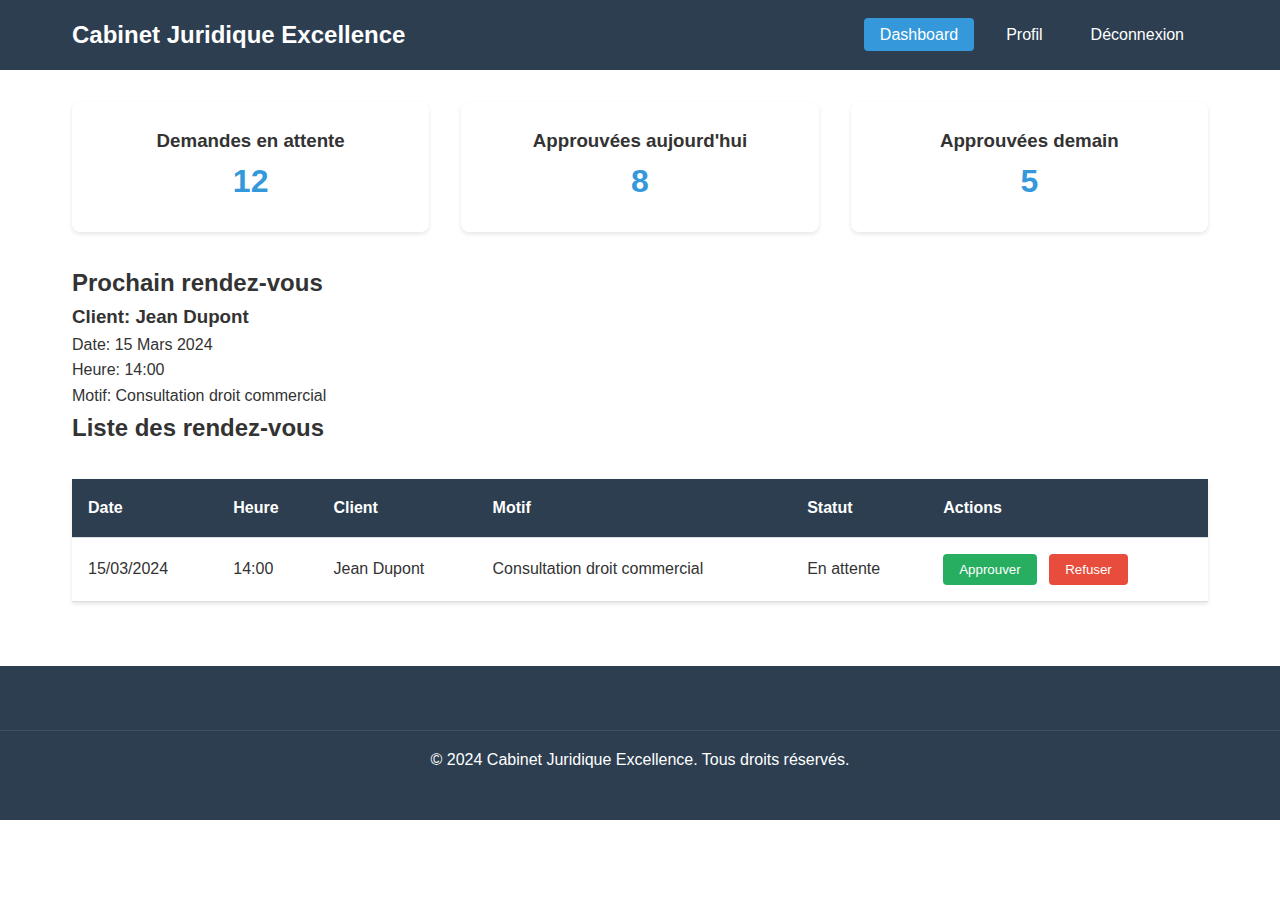
<file: admin.html>
<!DOCTYPE html>
<html lang="fr">
<head>
    <meta charset="UTF-8">
    <meta name="viewport" content="width=device-width, initial-scale=1.0">
    <title>Dashboard Admin - Cabinet Juridique Excellence</title>
    <link rel="stylesheet" href="../styles/main.css">
</head>
<body>
    <header>
        <nav>
            <div class="logo">Cabinet Juridique Excellence</div>
            <ul>
                <li><a href="admin.html" class="active">Dashboard</a></li>
                <li><a href="profile.html">Profil</a></li>
                <li><a href="../index.html">Déconnexion</a></li>
            </ul>
        </nav>
    </header>

    <main class="admin-container">
        <div class="stats-grid">
            <div class="stat-card">
                <h3>Demandes en attente</h3>
                <p class="stat-number">12</p>
            </div>
            <div class="stat-card">
                <h3>Approuvées aujourd'hui</h3>
                <p class="stat-number">8</p>
            </div>
            <div class="stat-card">
                <h3>Approuvées demain</h3>
                <p class="stat-number">5</p>
            </div>
        </div>

        <section class="next-appointment">
            <h2>Prochain rendez-vous</h2>
            <div class="appointment-card">
                <div class="client-info">
                    <h3>Client: Jean Dupont</h3>
                    <p>Date: 15 Mars 2024</p>
                    <p>Heure: 14:00</p>
                    <p>Motif: Consultation droit commercial</p>
                </div>
            </div>
        </section>

        <section class="appointments-list">
            <h2>Liste des rendez-vous</h2>
            <table>
                <thead>
                    <tr>
                        <th>Date</th>
                        <th>Heure</th>
                        <th>Client</th>
                        <th>Motif</th>
                        <th>Statut</th>
                        <th>Actions</th>
                    </tr>
                </thead>
                <tbody>
                    <tr>
                        <td>15/03/2024</td>
                        <td>14:00</td>
                        <td>Jean Dupont</td>
                        <td>Consultation droit commercial</td>
                        <td>En attente</td>
                        <td>
                            <button class="btn-approve">Approuver</button>
                            <button class="btn-reject">Refuser</button>
                        </td>
                    </tr>
                    <!-- Autres rendez-vous -->
                </tbody>
            </table>
        </section>
    </main>

    <footer>
        <div class="copyright">
            <p>&copy; 2024 Cabinet Juridique Excellence. Tous droits réservés.</p>
        </div>
    </footer>
</body>
</html>
</file>
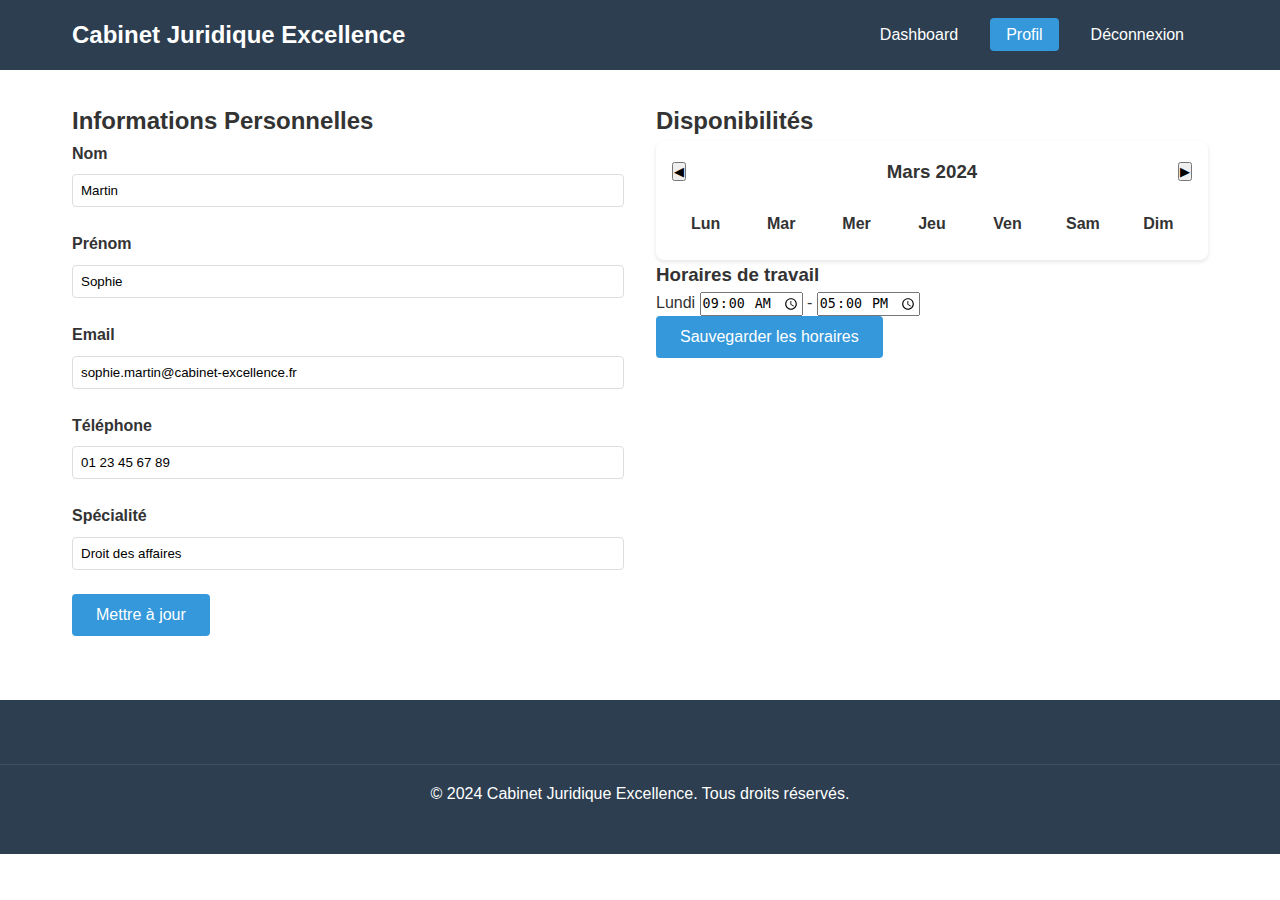
<file: profile.html>
<!DOCTYPE html>
<html lang="fr">
<head>
    <meta charset="UTF-8">
    <meta name="viewport" content="width=device-width, initial-scale=1.0">
    <title>Profil - Cabinet Juridique Excellence</title>
    <link rel="stylesheet" href="../styles/main.css">
</head>
<body>
    <header>
        <nav>
            <div class="logo">Cabinet Juridique Excellence</div>
            <ul>
                <li><a href="admin.html">Dashboard</a></li>
                <li><a href="profile.html" class="active">Profil</a></li>
                <li><a href="../index.html">Déconnexion</a></li>
            </ul>
        </nav>
    </header>

    <main class="profile-container">
        <div class="profile-grid">
            <section class="personal-info">
                <h2>Informations Personnelles</h2>
                <form class="profile-form">
                    <div class="form-group">
                        <label for="nom">Nom</label>
                        <input type="text" id="nom" value="Martin" required>
                    </div>
                    <div class="form-group">
                        <label for="prenom">Prénom</label>
                        <input type="text" id="prenom" value="Sophie" required>
                    </div>
                    <div class="form-group">
                        <label for="email">Email</label>
                        <input type="email" id="email" value="sophie.martin@cabinet-excellence.fr" required>
                    </div>
                    <div class="form-group">
                        <label for="telephone">Téléphone</label>
                        <input type="tel" id="telephone" value="01 23 45 67 89" required>
                    </div>
                    <div class="form-group">
                        <label for="specialite">Spécialité</label>
                        <input type="text" id="specialite" value="Droit des affaires" required>
                    </div>
                    <button type="submit" class="btn-primary">Mettre à jour</button>
                </form>
            </section>

            <section class="availability">
                <h2>Disponibilités</h2>
                <div class="calendar">
                    <!-- Calendrier simplifié -->
                    <div class="calendar-header">
                        <button class="btn-calendar">◀</button>
                        <h3>Mars 2024</h3>
                        <button class="btn-calendar">▶</button>
                    </div>
                    <div class="calendar-grid">
                        <!-- Jours de la semaine -->
                        <div class="calendar-day-header">Lun</div>
                        <div class="calendar-day-header">Mar</div>
                        <div class="calendar-day-header">Mer</div>
                        <div class="calendar-day-header">Jeu</div>
                        <div class="calendar-day-header">Ven</div>
                        <div class="calendar-day-header">Sam</div>
                        <div class="calendar-day-header">Dim</div>
                        <!-- Dates -->
                        <!-- Les cases du calendrier seront stylées en CSS -->
                    </div>
                </div>
                <div class="working-hours">
                    <h3>Horaires de travail</h3>
                    <div class="hours-grid">
                        <div class="day-hours">
                            <label>Lundi</label>
                            <input type="time" value="09:00"> - <input type="time" value="17:00">
                        </div>
                        <!-- Répéter pour chaque jour -->
                    </div>
                    <button class="btn-primary">Sauvegarder les horaires</button>
                </div>
            </section>
        </div>
    </main>

    <footer>
        <div class="copyright">
            <p>&copy; 2024 Cabinet Juridique Excellence. Tous droits réservés.</p>
        </div>
    </footer>
</body>
</html>
</file>
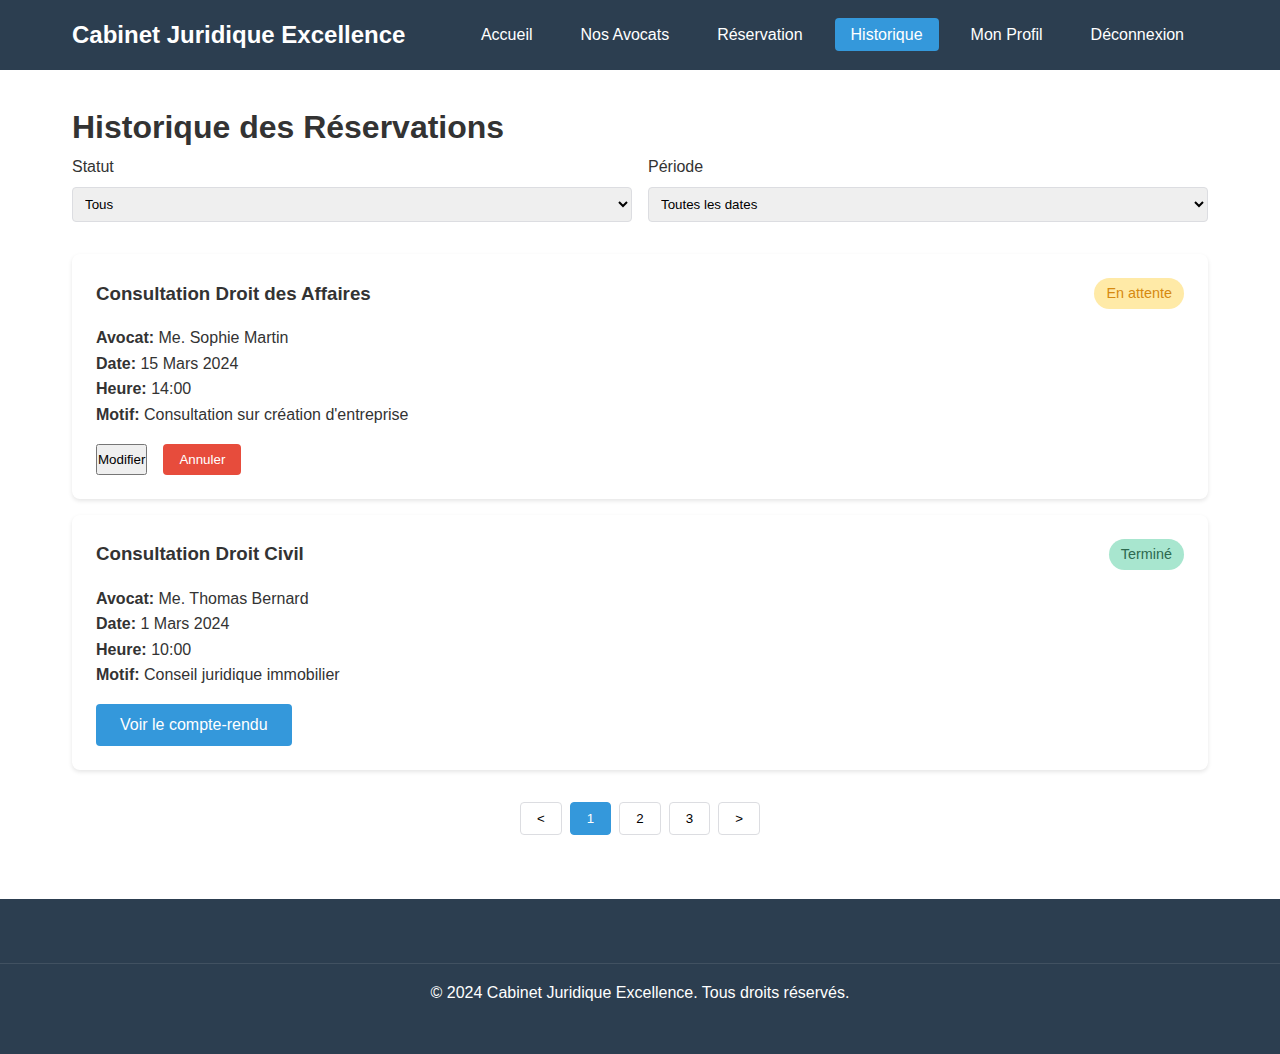
<file: pages/reservations/history.html>
<!DOCTYPE html>
<html lang="fr">
<head>
    <meta charset="UTF-8">
    <meta name="viewport" content="width=device-width, initial-scale=1.0">
    <title>Historique des Réservations - Cabinet Juridique Excellence</title>
    <link rel="stylesheet" href="../../styles/main.css">
    <link rel="stylesheet" href="../../styles/reservations.css">
</head>
<body>
    <header>
        <nav>
            <div class="logo">Cabinet Juridique Excellence</div>
            <ul>
                <li><a href="../../index.html">Accueil</a></li>
                <li><a href="../lawyers/list.html">Nos Avocats</a></li>
                <li><a href="new.html">Réservation</a></li>
                <li><a href="history.html" class="active">Historique</a></li>
                <li><a href="../profile/edit.html">Mon Profil</a></li>
                <li><a href="../auth/logout.html">Déconnexion</a></li>
            </ul>
        </nav>
    </header>

    <main class="history-container">
        <h1>Historique des Réservations</h1>

        <div class="filters">
            <div class="filter-group">
                <label for="status">Statut</label>
                <select id="status">
                    <option value="all">Tous</option>
                    <option value="pending">En attente</option>
                    <option value="confirmed">Confirmé</option>
                    <option value="completed">Terminé</option>
                    <option value="cancelled">Annulé</option>
                </select>
            </div>
            <div class="filter-group">
                <label for="date-range">Période</label>
                <select id="date-range">
                    <option value="all">Toutes les dates</option>
                    <option value="upcoming">À venir</option>
                    <option value="past">Passées</option>
                    <option value="month">Ce mois</option>
                </select>
            </div>
        </div>

        <div class="reservations-list">
            <div class="reservation-card upcoming">
                <div class="reservation-header">
                    <h3>Consultation Droit des Affaires</h3>
                    <span class="status pending">En attente</span>
                </div>
                <div class="reservation-details">
                    <p><strong>Avocat:</strong> Me. Sophie Martin</p>
                    <p><strong>Date:</strong> 15 Mars 2024</p>
                    <p><strong>Heure:</strong> 14:00</p>
                    <p><strong>Motif:</strong> Consultation sur création d'entreprise</p>
                </div>
                <div class="reservation-actions">
                    <button class="btn-secondary">Modifier</button>
                    <button class="btn-danger">Annuler</button>
                </div>
            </div>

            <div class="reservation-card past">
                <div class="reservation-header">
                    <h3>Consultation Droit Civil</h3>
                    <span class="status completed">Terminé</span>
                </div>
                <div class="reservation-details">
                    <p><strong>Avocat:</strong> Me. Thomas Bernard</p>
                    <p><strong>Date:</strong> 1 Mars 2024</p>
                    <p><strong>Heure:</strong> 10:00</p>
                    <p><strong>Motif:</strong> Conseil juridique immobilier</p>
                </div>
                <div class="reservation-actions">
                    <button class="btn-primary">Voir le compte-rendu</button>
                </div>
            </div>
        </div>

        <div class="pagination">
            <button class="btn-page">&lt;</button>
            <button class="btn-page active">1</button>
            <button class="btn-page">2</button>
            <button class="btn-page">3</button>
            <button class="btn-page">&gt;</button>
        </div>
    </main>

    <footer>
        <div class="copyright">
            <p>&copy; 2024 Cabinet Juridique Excellence. Tous droits réservés.</p>
        </div>
    </footer>
</body>
</html>
</file>
<file: styles/main.css>
/* Variables globales */
:root {
  --primary-color: #2c3e50;
  --secondary-color: #34495e;
  --accent-color: #3498db;
  --text-color: #333;
  --light-gray: #f5f6fa;
  --border-color: #dcdde1;
}

/* Reset et styles de base */
* {
  margin: 0;
  padding: 0;
  box-sizing: border-box;
}

body {
  font-family: 'Arial', sans-serif;
  line-height: 1.6;
  color: var(--text-color);
}

/* Header et Navigation */
header {
  background-color: var(--primary-color);
  padding: 1rem 0;
  position: sticky;
  top: 0;
  z-index: 1000;
}

nav {
  max-width: 1200px;
  margin: 0 auto;
  display: flex;
  justify-content: space-between;
  align-items: center;
  padding: 0 2rem;
}

.logo {
  color: white;
  font-size: 1.5rem;
  font-weight: bold;
}

nav ul {
  display: flex;
  list-style: none;
}

nav ul li a {
  color: white;
  text-decoration: none;
  padding: 0.5rem 1rem;
  margin: 0 0.5rem;
  border-radius: 4px;
  transition: background-color 0.3s;
}

nav ul li a:hover,
nav ul li a.active {
  background-color: var(--accent-color);
}

/* Hero Section */
.hero {
  background-color: var(--secondary-color);
  color: white;
  text-align: center;
  padding: 4rem 2rem;
}

.hero h1 {
  font-size: 2.5rem;
  margin-bottom: 1rem;
}

/* Services Section */
.services {
  padding: 4rem 2rem;
  background-color: var(--light-gray);
}

.services h2,
.team h2 {
  text-align: center;
  margin-bottom: 2rem;
}

.services-grid {
  display: grid;
  grid-template-columns: repeat(auto-fit, minmax(250px, 1fr));
  gap: 2rem;
  max-width: 1200px;
  margin: 0 auto;
}

.service-card {
  background-color: white;
  padding: 2rem;
  border-radius: 8px;
  box-shadow: 0 2px 4px rgba(0, 0, 0, 0.1);
  text-align: center;
}

/* Team Section */
.team {
  padding: 4rem 2rem;
}

.team-grid {
  display: grid;
  grid-template-columns: repeat(auto-fit, minmax(250px, 1fr));
  gap: 2rem;
  max-width: 1200px;
  margin: 0 auto;
}

.team-member {
  text-align: center;
}

.team-member img {
  width: 200px;
  height: 200px;
  border-radius: 50%;
  margin-bottom: 1rem;
  object-fit: cover;
}

/* Formulaires */
.auth-container,
.reservation-container {
  max-width: 600px;
  margin: 2rem auto;
  padding: 2rem;
}

.auth-form,
.reservation-form {
  background-color: white;
  padding: 2rem;
  border-radius: 8px;
  box-shadow: 0 2px 4px rgba(0, 0, 0, 0.1);
}

.form-group {
  margin-bottom: 1.5rem;
}

.form-group label {
  display: block;
  margin-bottom: 0.5rem;
  font-weight: bold;
}

.form-group input,
.form-group select,
.form-group textarea {
  width: 100%;
  padding: 0.5rem;
  border: 1px solid var(--border-color);
  border-radius: 4px;
}

/* Boutons */
.btn-primary {
  background-color: var(--accent-color);
  color: white;
  padding: 0.75rem 1.5rem;
  border: none;
  border-radius: 4px;
  cursor: pointer;
  font-size: 1rem;
  transition: background-color 0.3s;
}

.btn-primary:hover {
  background-color: #2980b9;
}

/* Dashboard Admin */
.admin-container {
  max-width: 1200px;
  margin: 2rem auto;
  padding: 0 2rem;
}

.stats-grid {
  display: grid;
  grid-template-columns: repeat(auto-fit, minmax(250px, 1fr));
  gap: 2rem;
  margin-bottom: 2rem;
}

.stat-card {
  background-color: white;
  padding: 1.5rem;
  border-radius: 8px;
  box-shadow: 0 2px 4px rgba(0, 0, 0, 0.1);
  text-align: center;
}

.stat-number {
  font-size: 2rem;
  font-weight: bold;
  color: var(--accent-color);
}

/* Tableau des rendez-vous */
table {
  width: 100%;
  border-collapse: collapse;
  margin-top: 2rem;
  background-color: white;
  box-shadow: 0 2px 4px rgba(0, 0, 0, 0.1);
}

th, td {
  padding: 1rem;
  text-align: left;
  border-bottom: 1px solid var(--border-color);
}

th {
  background-color: var(--primary-color);
  color: white;
}

/* Profil */
.profile-container {
  max-width: 1200px;
  margin: 2rem auto;
  padding: 0 2rem;
}

.profile-grid {
  display: grid;
  grid-template-columns: 1fr 1fr;
  gap: 2rem;
}

.calendar {
  background-color: white;
  padding: 1rem;
  border-radius: 8px;
  box-shadow: 0 2px 4px rgba(0, 0, 0, 0.1);
}

.calendar-header {
  display: flex;
  justify-content: space-between;
  align-items: center;
  margin-bottom: 1rem;
}

.calendar-grid {
  display: grid;
  grid-template-columns: repeat(7, 1fr);
  gap: 0.5rem;
}

.calendar-day-header {
  text-align: center;
  font-weight: bold;
  padding: 0.5rem;
}

/* Footer */
footer {
  background-color: var(--primary-color);
  color: white;
  padding: 2rem 0;
  margin-top: 4rem;
}

.footer-content {
  max-width: 1200px;
  margin: 0 auto;
  padding: 0 2rem;
  display: grid;
  grid-template-columns: repeat(auto-fit, minmax(250px, 1fr));
  gap: 2rem;
}

.copyright {
  text-align: center;
  padding: 1rem 0;
  border-top: 1px solid rgba(255, 255, 255, 0.1);
  margin-top: 2rem;
}

/* Responsive Design */
@media (max-width: 768px) {
  nav {
      flex-direction: column;
      text-align: center;
  }

  nav ul {
      margin-top: 1rem;
      flex-direction: column;
  }

  nav ul li {
      margin: 0.5rem 0;
  }

  .profile-grid {
      grid-template-columns: 1fr;
  }
}

/* Boutons d'action */
.btn-approve {
  background-color: #27ae60;
  color: white;
  border: none;
  padding: 0.5rem 1rem;
  border-radius: 4px;
  cursor: pointer;
  margin-right: 0.5rem;
}

.btn-reject {
  background-color: #e74c3c;
  color: white;
  border: none;
  padding: 0.5rem 1rem;
  border-radius: 4px;
  cursor: pointer;
}

/* Animations */
@keyframes fadeIn {
  from {
      opacity: 0;
      transform: translateY(20px);
  }
  to {
      opacity: 1;
      transform: translateY(0);
  }
}

.service-card,
.team-member,
.stat-card {
  animation: fadeIn 0.5s ease-out;
}
</file>
<file: styles/reservations.css>
/* Styles pour les réservations */
.reservation-container {
  max-width: 800px;
  margin: 2rem auto;
  padding: 0 2rem;
}

.reservation-steps {
  display: flex;
  justify-content: space-between;
  margin-bottom: 2rem;
  padding: 1rem;
  background-color: white;
  border-radius: 8px;
  box-shadow: 0 2px 4px rgba(0, 0, 0, 0.1);
}

.step {
  flex: 1;
  text-align: center;
  padding: 1rem;
  color: var(--text-color);
  position: relative;
}

.step.active {
  color: var(--accent-color);
  font-weight: bold;
}

.step:not(:last-child)::after {
  content: "";
  position: absolute;
  right: -10px;
  top: 50%;
  transform: translateY(-50%);
  width: 20px;
  height: 2px;
  background-color: var(--border-color);
}

.lawyer-selection {
  margin-bottom: 2rem;
}

.lawyers-list {
  display: grid;
  gap: 1rem;
}

.lawyer-option {
  display: flex;
  align-items: center;
  padding: 1rem;
  background-color: white;
  border-radius: 8px;
  box-shadow: 0 2px 4px rgba(0, 0, 0, 0.1);
  cursor: pointer;
  transition: transform 0.3s ease;
}

.lawyer-option:hover {
  transform: translateX(5px);
}

.lawyer-option.selected {
  border: 2px solid var(--accent-color);
}

.lawyer-option img {
  width: 80px;
  height: 80px;
  border-radius: 50%;
  margin-right: 1rem;
}

.lawyer-details h3 {
  margin-bottom: 0.5rem;
}

.availability {
  color: var(--accent-color);
  font-size: 0.9rem;
}

.time-selection {
  background-color: white;
  padding: 2rem;
  border-radius: 8px;
  box-shadow: 0 2px 4px rgba(0, 0, 0, 0.1);
}

.time-slots {
  margin-top: 2rem;
}

.slots-grid {
  display: grid;
  grid-template-columns: repeat(auto-fill, minmax(100px, 1fr));
  gap: 1rem;
  margin-top: 1rem;
}

.time-slot {
  padding: 0.75rem;
  text-align: center;
  background-color: var(--light-gray);
  border: none;
  border-radius: 4px;
  cursor: pointer;
}

.time-slot.available {
  background-color: var(--accent-color);
  color: white;
}

.time-slot:not(.available) {
  opacity: 0.5;
  cursor: not-allowed;
}

.confirmation {
  background-color: white;
  padding: 2rem;
  border-radius: 8px;
  box-shadow: 0 2px 4px rgba(0, 0, 0, 0.1);
}

.reservation-summary {
  margin-bottom: 2 rem;
  padding: 1rem;
  background-color: var(--light-gray);
  border-radius: 4px;
}

.hidden {
  display: none;
}

/* Styles pour l'historique des réservations */
.history-container {
  max-width: 1200px;
  margin: 2rem auto;
  padding: 0 2rem;
}

.filters {
  display: flex;
  gap: 1rem;
  margin-bottom: 2rem;
}

.filter-group {
  flex: 1;
}

.filter-group label {
  display: block;
  margin-bottom: 0.5rem;
}

.filter-group select {
  width: 100%;
  padding: 0.5rem;
  border: 1px solid var(--border-color);
  border-radius: 4px;
}

.reservations-list {
  display: grid;
  gap: 1rem;
}

.reservation-card {
  background-color: white;
  padding: 1.5rem;
  border-radius: 8px;
  box-shadow: 0 2px 4px rgba(0, 0, 0, 0.1);
}

.reservation-header {
  display: flex;
  justify-content: space-between;
  align-items: center;
  margin-bottom: 1rem;
}

.status {
  padding: 0.25rem 0.75rem;
  border-radius: 20px;
  font-size: 0.9rem;
}

.status.pending {
  background-color: #ffeaa7;
  color: #d68910;
}

.status.completed {
  background-color: #a8e6cf;
  color: #2d6a4f;
}

.reservation-details {
  margin-bottom: 1rem;
}

.reservation-actions {
  display: flex;
  gap: 1rem;
}

.btn-danger {
  background-color: #e74c3c;
  color: white;
  border: none;
  padding: 0.5rem 1rem;
  border-radius: 4px;
  cursor: pointer;
}

.pagination {
  display: flex;
  justify-content: center;
  gap: 0.5rem;
  margin-top: 2rem;
}

.btn-page {
  padding: 0.5rem 1rem;
  border: 1px solid var(--border-color);
  border-radius: 4px;
  background-color: white;
  cursor: pointer;
}

.btn-page.active {
  background-color: var(--accent-color);
  color: white;
  border-color: var(--accent-color);
}
</file>
